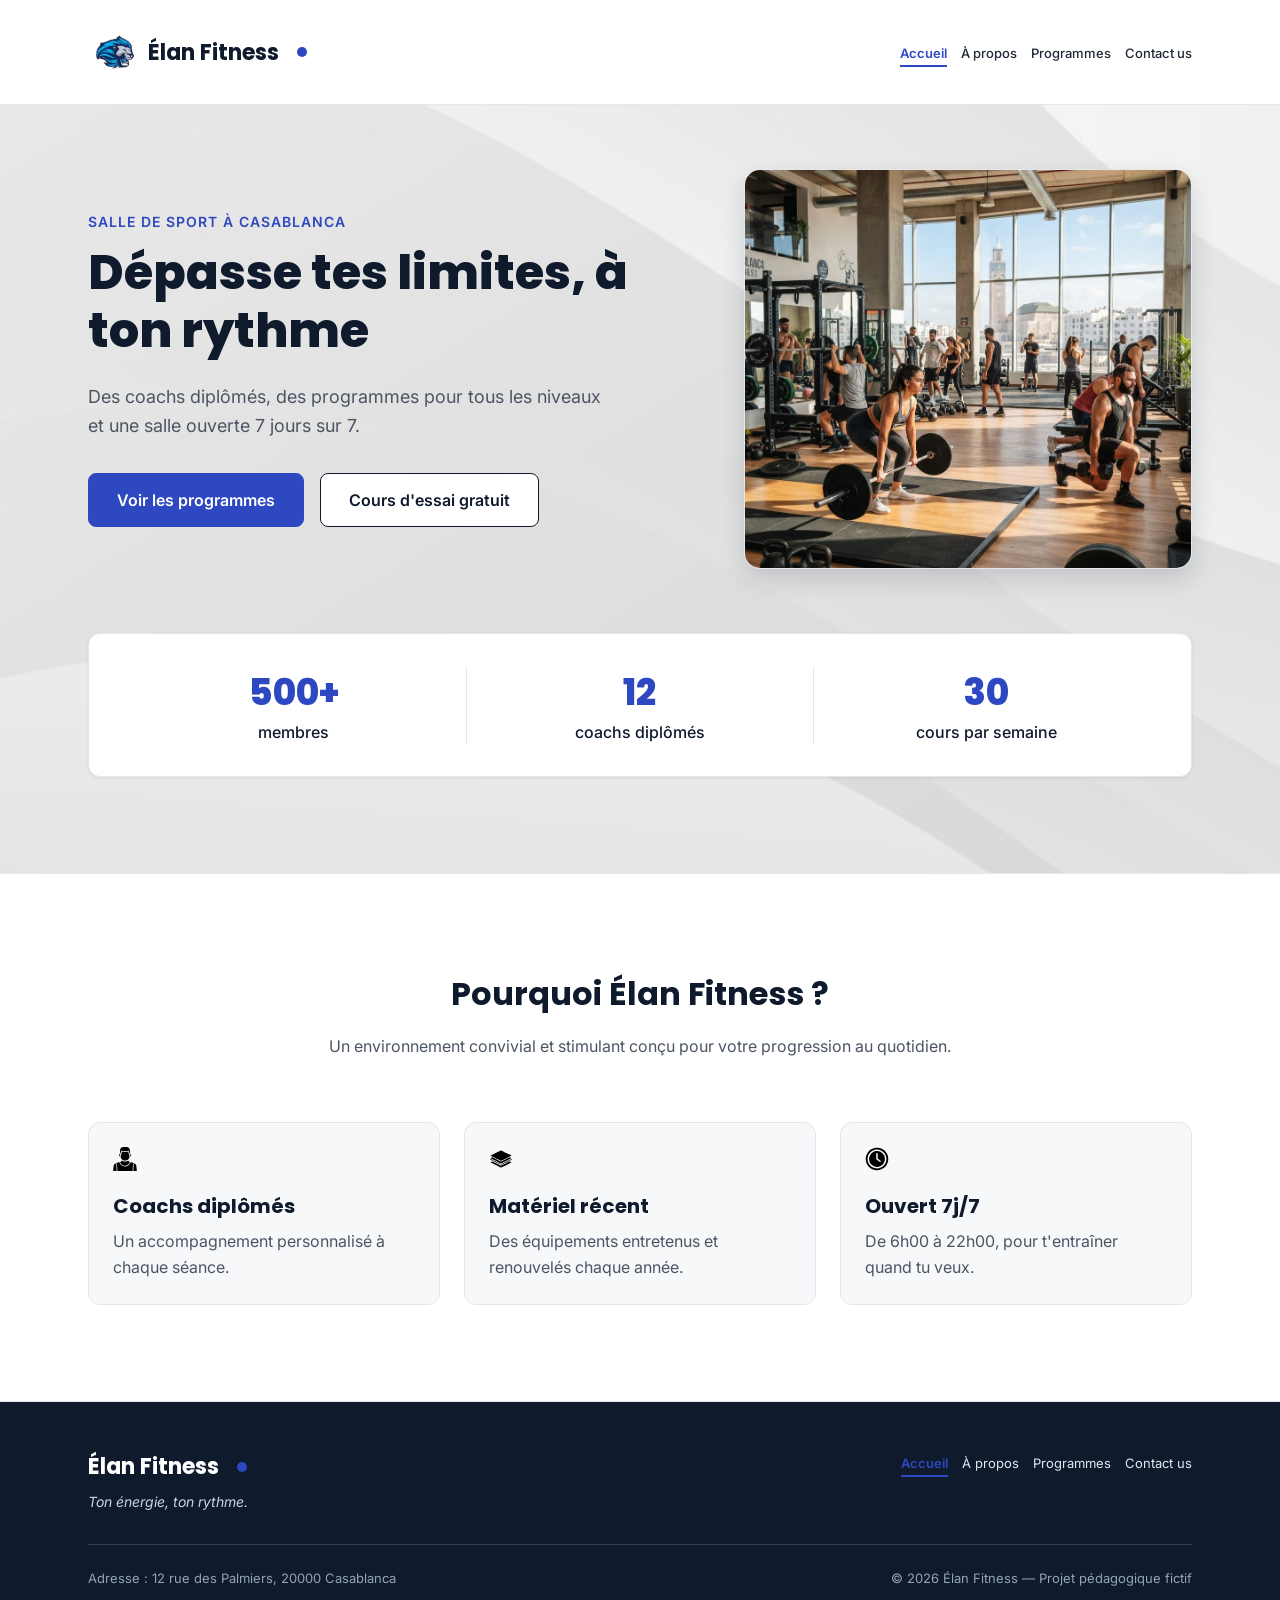
<file: index.html>
<!DOCTYPE html>
<html lang="fr">
<head>
  <meta charset="UTF-8">
  <meta name="viewport" content="width=device-width, initial-scale=1">
  <meta name="description" content="Élan Fitness, salle de sport à Casablanca : musculation, yoga, cardio et boxe fitness avec des coachs diplômés. Réservez votre cours d'essai gratuit.">
  <title>Élan Fitness | Salle de sport à Casablanca</title>

  <link rel="preconnect" href="https://fonts.googleapis.com">
  <link rel="preconnect" href="https://fonts.gstatic.com" crossorigin>
  <link href="https://fonts.googleapis.com/css2?family=Inter:wght@400;500;600&family=Poppins:wght@600;700;800&display=swap" rel="stylesheet">

  <link rel="stylesheet" href="style.css">
</head>

<body>

  <header class="en-tete">
    <div class="conteneur en-tete-contenu">
      <a href="index.html" class="logo"><img src="img/lion-icon.png" alt="Logo Élan Fitness" width="100" height="100">Élan Fitness</a>

      <nav aria-label="Navigation principale">
        <ul class="menu">
         <li><a target="#index" href="index.html" class="lien-actif">Accueil</a></li>
          <li><a target="#a-propos" href="a-propos.html">À propos</a></li>
          <li><a target="#programmes" href="programmes.html">Programmes</a></li>
          <li><a target="#contact" href="contact_us.html">Contact us</a></li>
        </ul>
      </nav>
    </div>
  </header>

   <section id="index" class="hero">
      <div class="conteneur">

        <div class="hero-contenu">
          <div class="hero-texte">
            <p class="sur-titre">Salle de sport à Casablanca</p>
            <h1>Dépasse tes limites, à ton rythme</h1>
            <p class="hero-description">
              Des coachs diplômés, des programmes pour tous les niveaux et une salle ouverte 7 jours sur 7.
            </p>
            <div class="boutons">
              <a href="#programmes" class="bouton bouton-principal">Voir les programmes</a>
              <a href="#contact" class="bouton bouton-secondaire">Cours d'essai gratuit</a>
            </div>
          </div>

          <img class="hero-image" src="img/hero.jpg" alt="Des personnes s'entraînent dans une salle de sport lumineuse à Casablanca">
        </div>

        <div class="chiffres">
          <div class="chiffre">
            <p class="chiffre-nombre">500+</p>
            <p>membres</p>
          </div>
          <div class="chiffre">
            <p class="chiffre-nombre">12</p>
            <p>coachs diplômés</p>
          </div>
          <div class="chiffre">
            <p class="chiffre-nombre">30</p>
            <p>cours par semaine</p>
          </div>
        </div>

      </div>
    </section>

    <section class="section section-blanche">
      <div class="conteneur">

        <div class="section-titre">
          <h2>Pourquoi Élan Fitness ?</h2>
          <p>Un environnement convivial et stimulant conçu pour votre progression au quotidien.</p>
        </div>

        <div class="cartes">
          <article class="carte carte-avantage">
            <div class="icone"><img src="img/icone-coach.svg" alt=""></div>
            <h3>Coachs diplômés</h3>
            <p>Un accompagnement personnalisé à chaque séance.</p>
          </article>

          <article class="carte carte-avantage">
            <div class="icone"><img src="img/icone-materiel.svg" alt=""></div>
            <h3>Matériel récent</h3>
            <p>Des équipements entretenus et renouvelés chaque année.</p>
          </article>

          <article class="carte carte-avantage">
            <div class="icone"><img src="img/icone-horloge.svg" alt=""></div>
            <h3>Ouvert 7j/7</h3>
            <p>De 6h00 à 22h00, pour t'entraîner quand tu veux.</p>
          </article>
        </div>

      </div>
    </section>
     <footer class="pied-de-page">
    <div class="conteneur">

      <div class="pied-haut">
        <div>
          <p class="logo logo-clair">Élan Fitness</p>
          <p class="slogan">Ton énergie, ton rythme.</p>
        </div>

        <nav aria-label="Navigation du pied de page">
          <ul class="menu menu-pied">
           <li><a target="#index" href="index.html" class="lien-actif">Accueil</a></li>
          <li><a target="#a-propos" href="a-propos.html">À propos</a></li>
          <li><a target="#programmes" href="programmes.html">Programmes</a></li>
          <li><a target="#contact" href="contact_us.html">Contact us</a></li>
          </ul>
        </nav>
      </div>

      <div class="pied-bas">
        <p>Adresse : 12 rue des Palmiers, 20000 Casablanca</p>
        <p>&copy; 2026 Élan Fitness — Projet pédagogique fictif</p>
      </div>

    </div>
  </footer>
</file>
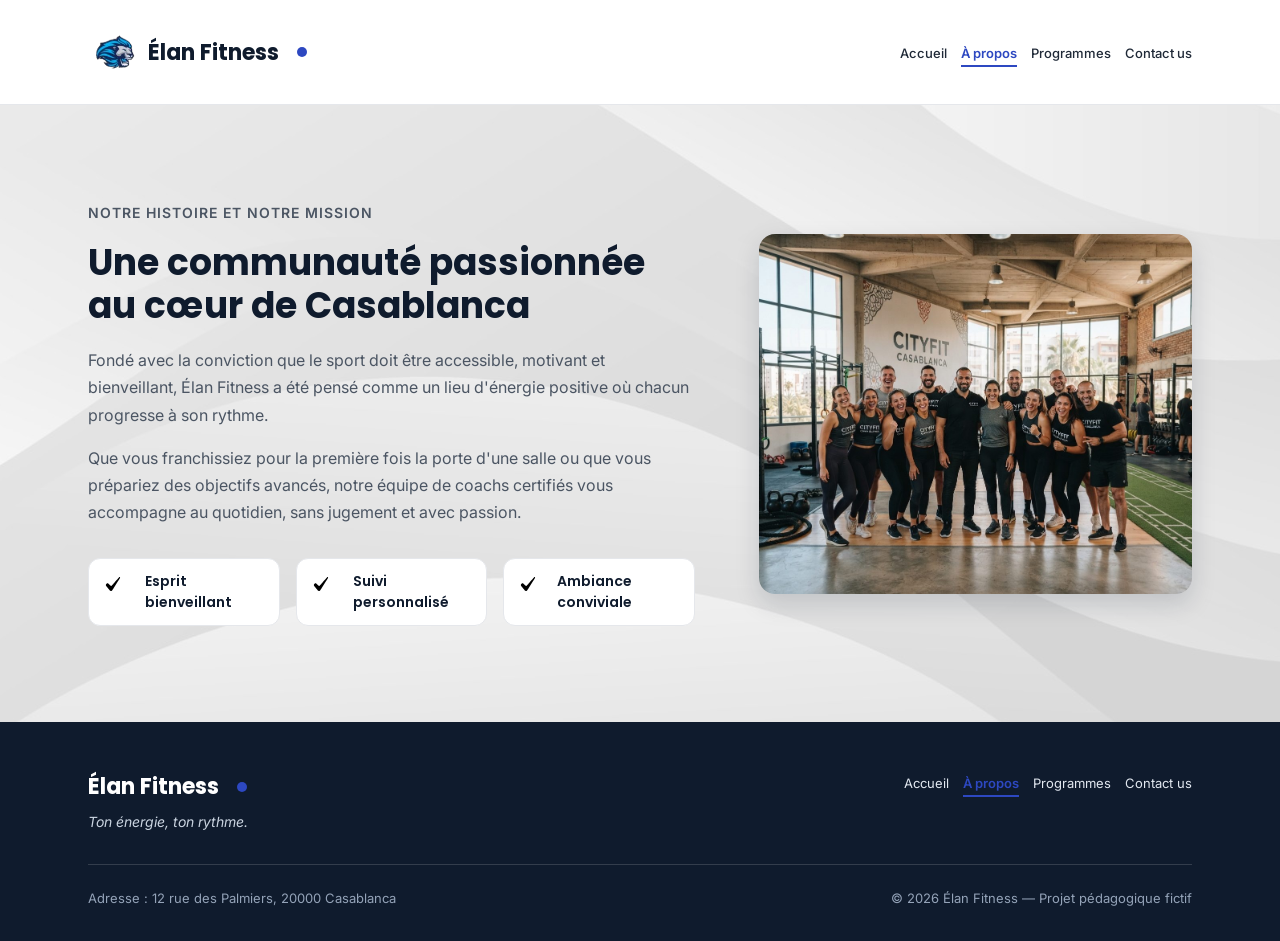
<file: a-propos.html>
<!DOCTYPE html>
<html lang="fr">
<head>
  <meta charset="UTF-8">
  <meta name="viewport" content="width=device-width, initial-scale=1">
  <meta name="description" content="Élan Fitness, salle de sport à Casablanca : musculation, yoga, cardio et boxe fitness avec des coachs diplômés. Réservez votre cours d'essai gratuit.">
  <title>Élan Fitness | Salle de sport à Casablanca</title>

  <link rel="preconnect" href="https://fonts.googleapis.com">
  <link rel="preconnect" href="https://fonts.gstatic.com" crossorigin>
  <link href="https://fonts.googleapis.com/css2?family=Inter:wght@400;500;600&family=Poppins:wght@600;700;800&display=swap" rel="stylesheet">

  <link rel="stylesheet" href="style.css">
</head>

<body>

  <header class="en-tete">
    <div class="conteneur en-tete-contenu">
      <a href="index.html" class="logo"><img src="img/lion-icon.png" alt="Logo Élan Fitness" width="100" height="100">Élan Fitness</a>

      <nav aria-label="igation prNavincipale">
        <ul class="menu">
           <li><a target="#index" href="index.html">Accueil</a></li>
          <li><a target="#a-propos.html" href="a-propos.html" class="lien-actif">À propos</a></li>
          <li><a target="#programmes" href="programmes.html">Programmes</a></li>
          <li><a target="#contact_us" href="contact_us.html">Contact us</a></li>
          
        </ul>
      </nav>
    </div>
  </header>

  <section id="a-propos" class="section">
      <div class="conteneur apropos-contenu">

        <div class="apropos-texte">
          <p class="sur-titre">Notre histoire et notre mission</p>
          <h2>Une communauté passionnée au cœur de Casablanca</h2>
          <p>
            Fondé avec la conviction que le sport doit être accessible, motivant et bienveillant,
            Élan Fitness a été pensé comme un lieu d'énergie positive où chacun progresse à son rythme.
          </p>
          <p>
            Que vous franchissiez pour la première fois la porte d'une salle ou que vous prépariez des
            objectifs avancés, notre équipe de coachs certifiés vous accompagne au quotidien, sans
            jugement et avec passion.
          </p>

          <ul class="valeurs">
            <li class="valeur">
              <div class="icone icone-petite"><img src="img/icone-check.svg" alt=""></div>
              <span>Esprit bienveillant</span>
            </li>
            <li class="valeur">
              <div class="icone icone-petite"><img src="img/icone-check.svg" alt=""></div>
              <span>Suivi personnalisé</span>
            </li>
            <li class="valeur">
              <div class="icone icone-petite"><img src="img/icone-check.svg" alt=""></div>
              <span>Ambiance conviviale</span>
            </li>
          </ul>
        </div>

        <img class="apropos-image" src="img/equipe.jpg" alt="L'équipe de coachs d'Élan Fitness réunie dans la salle">

      </div>
    </section>
     <footer class="pied-de-page">
    <div class="conteneur">

      <div class="pied-haut">
        <div>
          <p class="logo logo-clair">Élan Fitness</p>
          <p class="slogan">Ton énergie, ton rythme.</p>
        </div>

        <nav aria-label="Navigation du pied de page">
          <ul class="menu menu-pied">
            <li><a target="#index" href="index.html">Accueil</a></li>
          <li><a target="#a-propos" href="a-propos.html"  class="lien-actif">À propos</a></li>
          <li><a target="#programmes" href="programmes.html">Programmes</a></li>
          <li><a target="#contact_us" href="contact_us.html">Contact us</a></li>
          </ul>
        </nav>
      </div>

      <div class="pied-bas">
        <p>Adresse : 12 rue des Palmiers, 20000 Casablanca</p>
        <p>&copy; 2026 Élan Fitness — Projet pédagogique fictif</p>
      </div>

    </div>
  </footer>
</file>
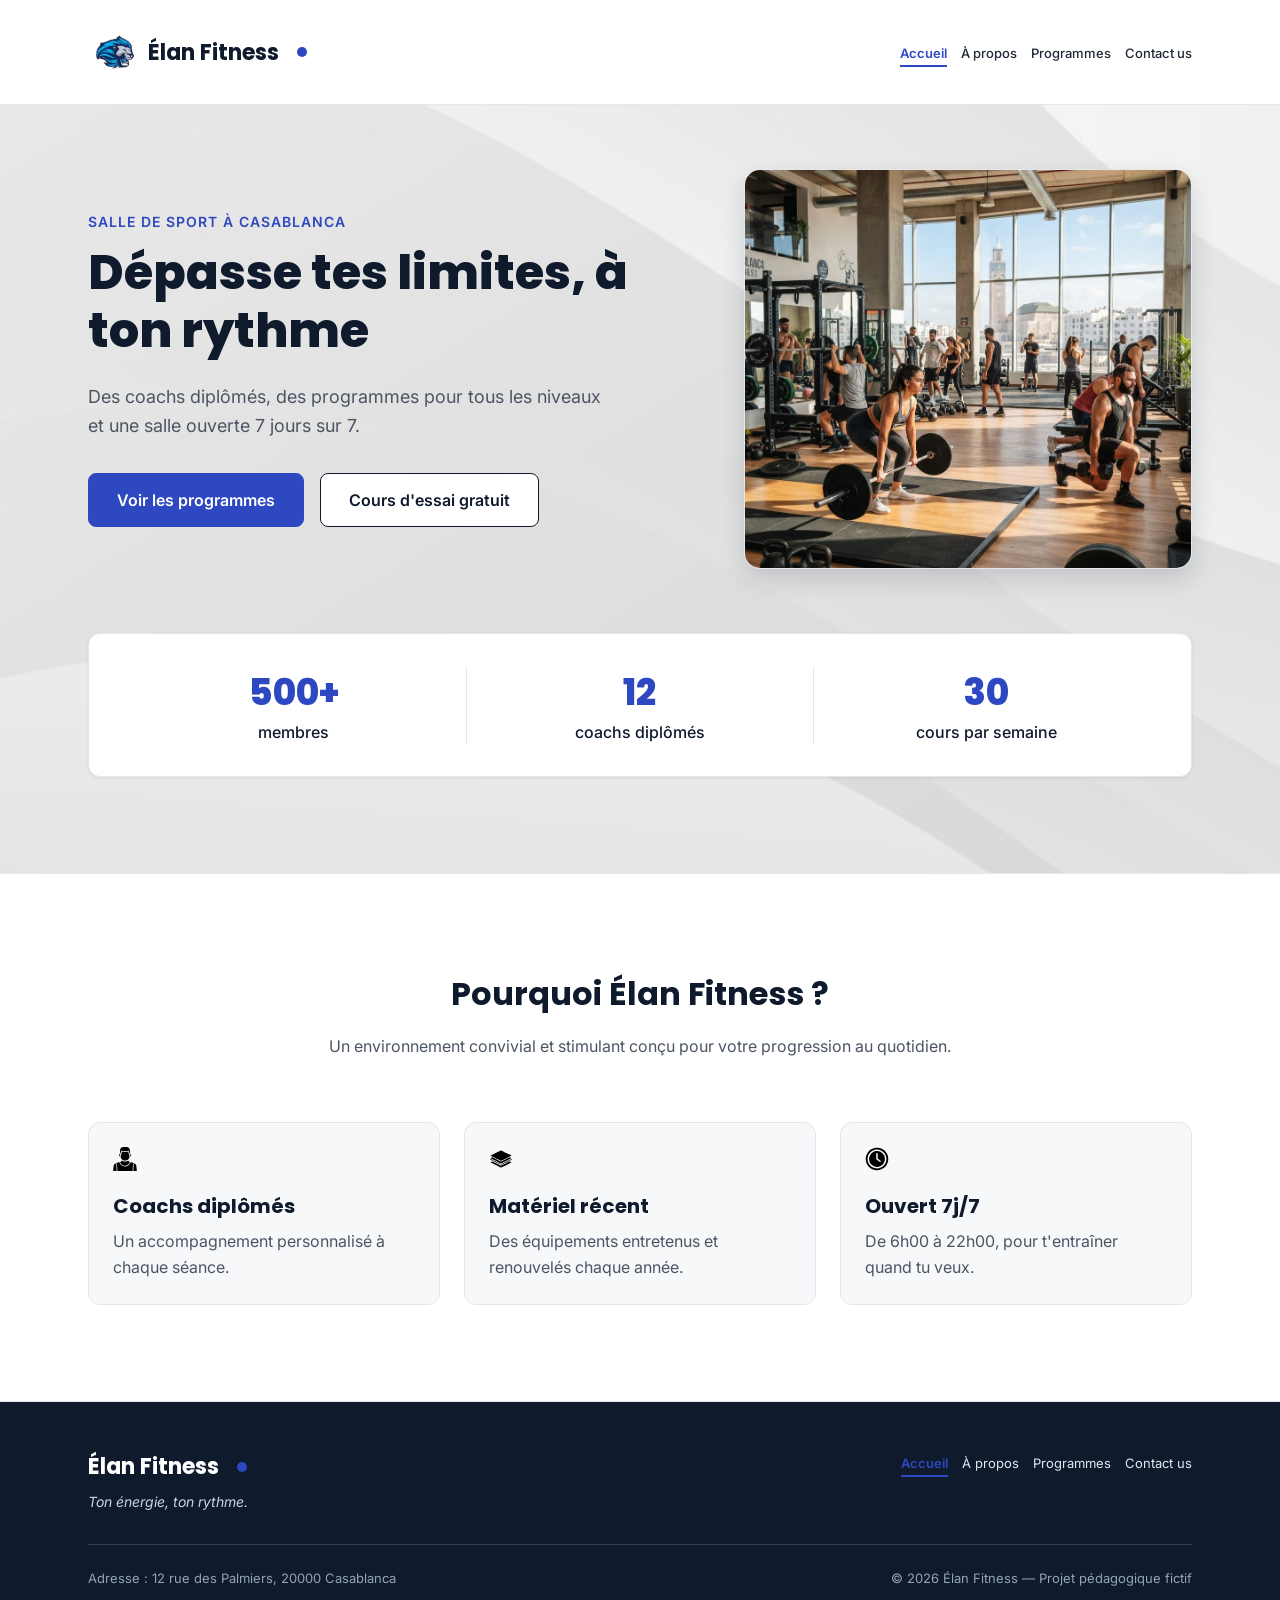
<file: accueil.html>
<!DOCTYPE html>
<html lang="fr">
<head>
  <meta charset="UTF-8">
  <meta name="viewport" content="width=device-width, initial-scale=1">
  <meta name="description" content="Élan Fitness, salle de sport à Casablanca : musculation, yoga, cardio et boxe fitness avec des coachs diplômés. Réservez votre cours d'essai gratuit.">
  <title>Élan Fitness | Salle de sport à Casablanca</title>

  <link rel="preconnect" href="https://fonts.googleapis.com">
  <link rel="preconnect" href="https://fonts.gstatic.com" crossorigin>
  <link href="https://fonts.googleapis.com/css2?family=Inter:wght@400;500;600&family=Poppins:wght@600;700;800&display=swap" rel="stylesheet">

  <link rel="stylesheet" href="style.css">
</head>

<body>

  <header class="en-tete">
    <div class="conteneur en-tete-contenu">
      <a href="#accueil" class="logo"><img src="img/lion-icon.png" alt="Logo Élan Fitness" width="100" height="100">Élan Fitness</a>

      <nav aria-label="Navigation principale">
        <ul class="menu">
         <li><a target="#accueil" href="accueil.html" class="lien-actif">Accueil</a></li>
          <li><a target="#a-propos" href="a-propos.html">À propos</a></li>
          <li><a target="#programmes" href="programmes.html">Programmes</a></li>
          <li><a target="#contact" href="contact_us.html">Contact us</a></li>
        </ul>
      </nav>
    </div>
  </header>

   <section id="accueil" class="hero">
      <div class="conteneur">

        <div class="hero-contenu">
          <div class="hero-texte">
            <p class="sur-titre">Salle de sport à Casablanca</p>
            <h1>Dépasse tes limites, à ton rythme</h1>
            <p class="hero-description">
              Des coachs diplômés, des programmes pour tous les niveaux et une salle ouverte 7 jours sur 7.
            </p>
            <div class="boutons">
              <a href="#programmes" class="bouton bouton-principal">Voir les programmes</a>
              <a href="#contact" class="bouton bouton-secondaire">Cours d'essai gratuit</a>
            </div>
          </div>

          <img class="hero-image" src="img/hero.jpg" alt="Des personnes s'entraînent dans une salle de sport lumineuse à Casablanca">
        </div>

        <div class="chiffres">
          <div class="chiffre">
            <p class="chiffre-nombre">500+</p>
            <p>membres</p>
          </div>
          <div class="chiffre">
            <p class="chiffre-nombre">12</p>
            <p>coachs diplômés</p>
          </div>
          <div class="chiffre">
            <p class="chiffre-nombre">30</p>
            <p>cours par semaine</p>
          </div>
        </div>

      </div>
    </section>

    <section class="section section-blanche">
      <div class="conteneur">

        <div class="section-titre">
          <h2>Pourquoi Élan Fitness ?</h2>
          <p>Un environnement convivial et stimulant conçu pour votre progression au quotidien.</p>
        </div>

        <div class="cartes">
          <article class="carte carte-avantage">
            <div class="icone"><img src="img/icone-coach.svg" alt=""></div>
            <h3>Coachs diplômés</h3>
            <p>Un accompagnement personnalisé à chaque séance.</p>
          </article>

          <article class="carte carte-avantage">
            <div class="icone"><img src="img/icone-materiel.svg" alt=""></div>
            <h3>Matériel récent</h3>
            <p>Des équipements entretenus et renouvelés chaque année.</p>
          </article>

          <article class="carte carte-avantage">
            <div class="icone"><img src="img/icone-horloge.svg" alt=""></div>
            <h3>Ouvert 7j/7</h3>
            <p>De 6h00 à 22h00, pour t'entraîner quand tu veux.</p>
          </article>
        </div>

      </div>
    </section>
     <footer class="pied-de-page">
    <div class="conteneur">

      <div class="pied-haut">
        <div>
          <p class="logo logo-clair">Élan Fitness</p>
          <p class="slogan">Ton énergie, ton rythme.</p>
        </div>

        <nav aria-label="Navigation du pied de page">
          <ul class="menu menu-pied">
            <li><a target="#a-propos" href="accueil.html" class="lien-actif">Accueil</a></li>
          <li><a target="#accueil" href="a-propos.html">À propos</a></li>
          <li><a target="#programmes" href="programmes.html">Programmes</a></li>
          <li><a href="contact_us.html">Contact us</a></li>
          </ul>
        </nav>
      </div>

      <div class="pied-bas">
        <p>Adresse : 12 rue des Palmiers, 20000 Casablanca</p>
        <p>&copy; 2026 Élan Fitness — Projet pédagogique fictif</p>
      </div>

    </div>
  </footer>
</file>
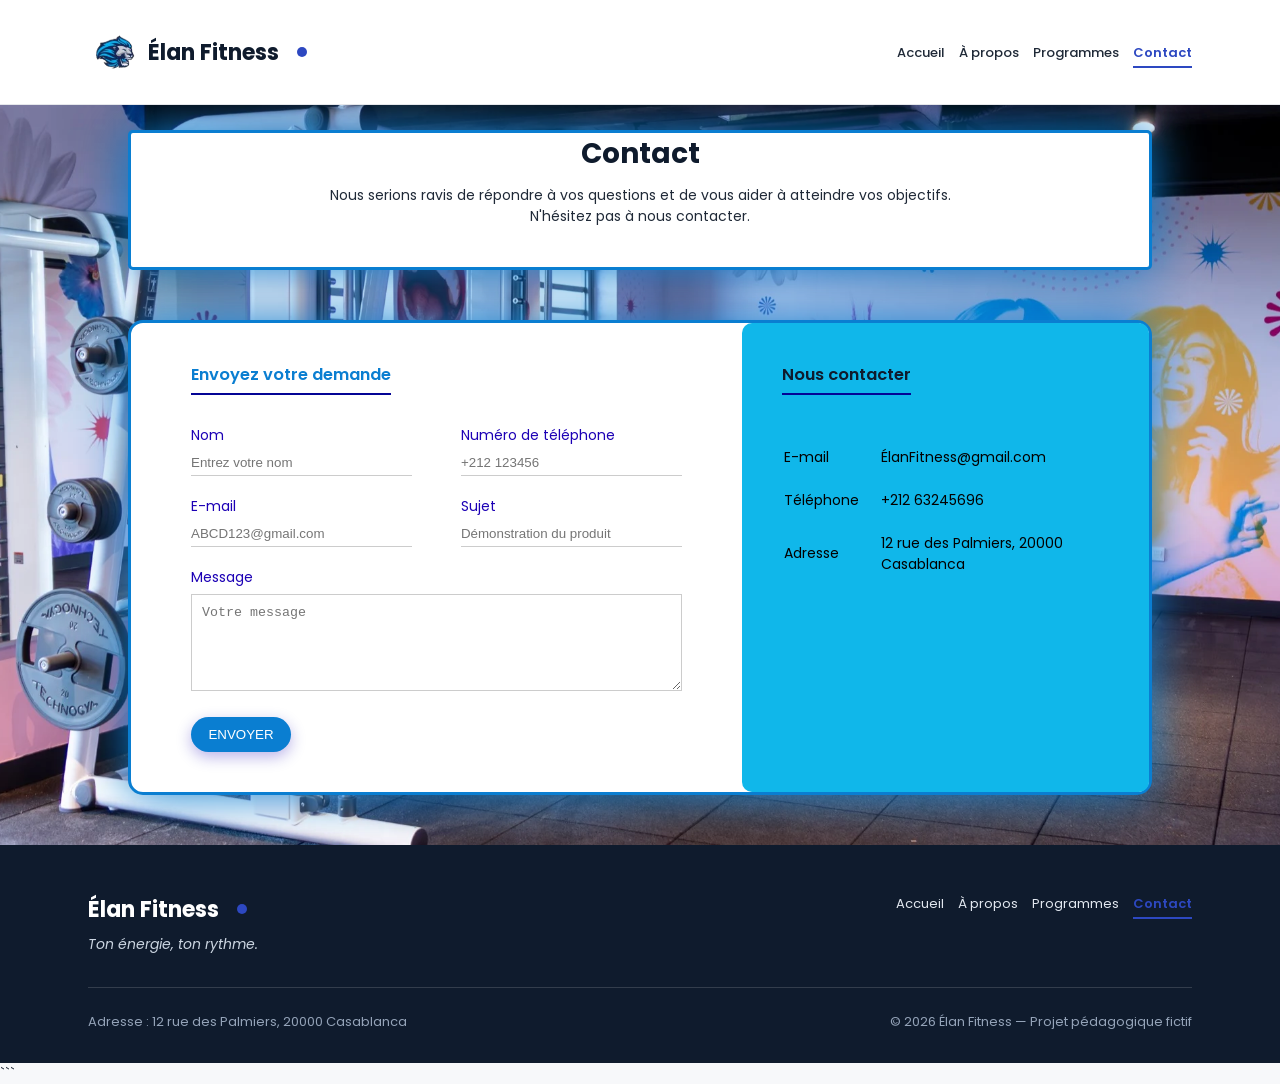
<file: contact_us.html>
<!DOCTYPE html>
<html lang="en">
<head>
  <meta charset="UTF-8">
  <meta name="viewport" content="width=device-width, initial-scale=1">
  <meta name="description" content="Élan Fitness, salle de sport à Casablanca : musculation, yoga, cardio et boxe fitness avec des coachs diplômés. Réservez votre cours d'essai gratuit.">
  <title>Élan Fitness | Salle de sport à Casablanca</title>

  <link rel="preconnect" href="https://fonts.googleapis.com">
  <link rel="preconnect" href="https://fonts.gstatic.com" crossorigin>
  <link href="https://fonts.googleapis.com/css2?family=Inter:wght@400;500;600&family=Poppins:wght@600;700;800&display=swap" rel="stylesheet">

  <link rel="stylesheet" href="style.css">
</head>

<body>

  <header class="en-tete">
    <div class="conteneur en-tete-contenu">
      <a href="#index" class="logo"><img src="img/lion-icon.png" alt="Logo Élan Fitness" width="100" height="100">Élan Fitness</a>

      <nav aria-label="Navigation principale">
        <ul class="menu">
         <li><a target="#index" href="index.html">Accueil</a></li>
          <li><a target="#a-propos" href="a-propos.html">À propos</a></li>
          <li><a target="#programmes" href="programmes.html">Programmes</a></li>
          <li><a target="#contact" href="contact_us.html" class="lien-actif">Contact</a></li>
        </ul>
      </nav>
    </div>
  </header>

<head>
  <meta charset="UTF-8">
  <title>Contact - Élan Fitness</title>
  <link rel="stylesheet" href="style_contact.css">
</head>
<body>
  <div class="container">
    <h1>Contact</h1>
    <p>Nous serions ravis de répondre à vos questions et de vous aider à atteindre vos objectifs.<br>N'hésitez pas à nous contacter.</p>
  </div>
  <div class="container-box">
    <div class="contact-box">
      <div class="contact_left">
        <h3>Envoyez votre demande</h3>
        <form>
          <div class="input-row">
            <div class="input-group">
              <label>Nom</label>
              <input type="text" placeholder="Entrez votre nom ">
            </div>
             <div class="input-group">
              <label>Numéro de téléphone</label>
              <input type="text" placeholder="+212 123456 ">
            </div>
          </div>

          <div class="input-row">       
              <div class="input-group">
              <label>E-mail</label>
              <input type="text" placeholder="ABCD123@gmail.com ">
            </div>
             <div class="input-group">
              <label>Sujet</label>
              <input type="text" placeholder="Démonstration du produit ">
            </div>
          </div>
          <label>Message</label>
          <textarea rows="5"placeholder="Votre message "></textarea>
          <button class="button">ENVOYER</button>
          

        </form>


      </div>
      <div class="contact_right">
        <h3>Nous contacter</h3>
      <table> 
        <tr>
          <td>E-mail</td>
          <td> ÉlanFitness@gmail.com </td>
        </tr>
        <tr>
          <td>Téléphone</td>
          <td>+212 63245696</td>
        </tr>
         <tr>
          <td>Adresse</td>
          <td>12 rue des Palmiers, 20000 Casablanca</td>
        </tr>
      </table>  


      </div>
      
    </div>    
  </div>

  </section>
     <footer class="pied-de-page">
    <div class="conteneur">

      <div class="pied-haut">
        <div>
          <p class="logo logo-clair">Élan Fitness</p>
          <p class="slogan">Ton énergie, ton rythme.</p>
        </div>

        <nav aria-label="Navigation du pied de page">
          <ul class="menu menu-pied">
            <li><a target="#index" href="index.html">Accueil</a></li>
          <li><a target="#a-propos" href="a-propos.html">À propos</a></li>
          <li><a target="#programmes" href="programmes.html">Programmes</a></li>
          <li><a target="#contact" href="contact_us.html" class="lien-actif">Contact</a></li>
          </ul>
        </nav>
      </div>

      <div class="pied-bas">
        <p>Adresse : 12 rue des Palmiers, 20000 Casablanca</p>
        <p>&copy; 2026 Élan Fitness — Projet pédagogique fictif</p>
      </div>

    </div>
  </footer>






</body>
</html>
```
</file>
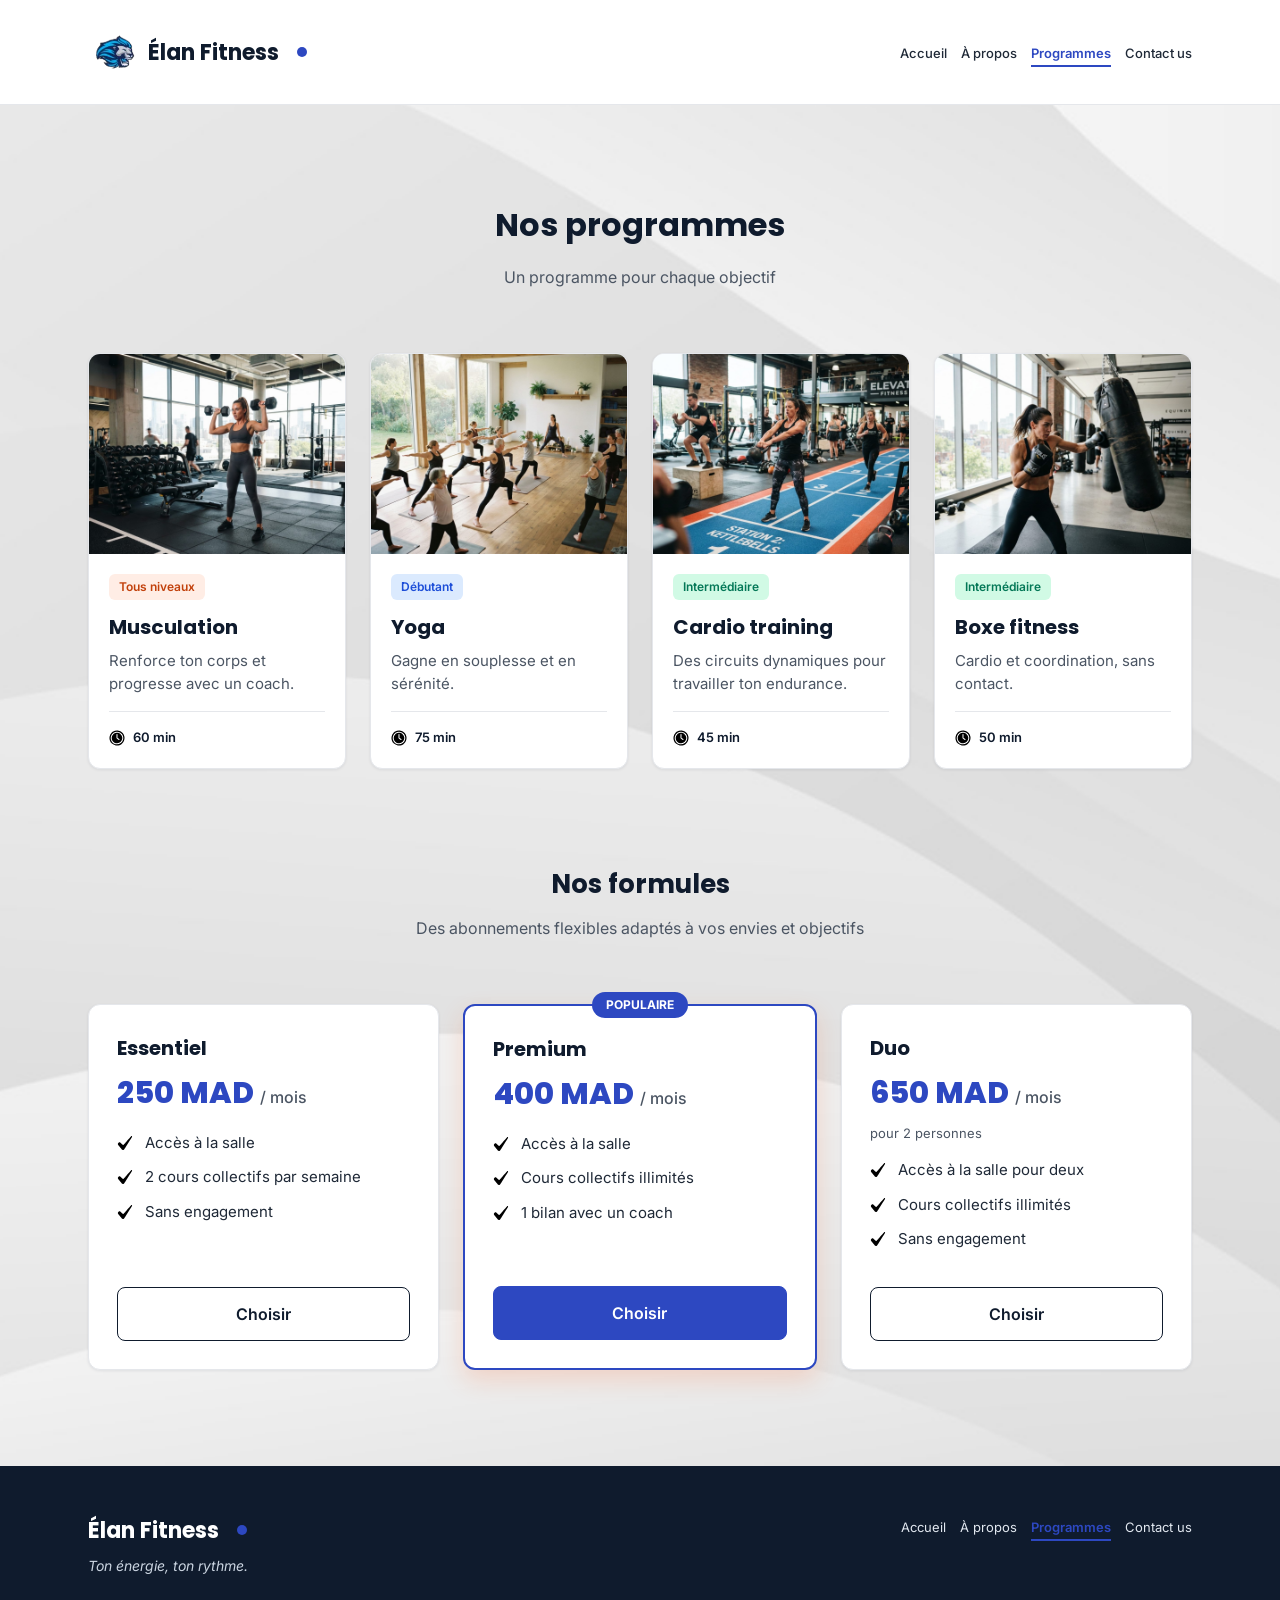
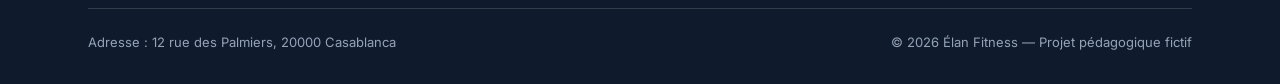
<file: programmes.html>
<!DOCTYPE html>
<html lang="fr">
<head>
  <meta charset="UTF-8">
  <meta name="viewport" content="width=device-width, initial-scale=1">
  <meta name="description" content="Élan Fitness, salle de sport à Casablanca : musculation, yoga, cardio et boxe fitness avec des coachs diplômés. Réservez votre cours d'essai gratuit.">
  <title>Élan Fitness | Salle de sport à Casablanca</title>

  <link rel="preconnect" href="https://fonts.googleapis.com">
  <link rel="preconnect" href="https://fonts.gstatic.com" crossorigin>
  <link href="https://fonts.googleapis.com/css2?family=Inter:wght@400;500;600&family=Poppins:wght@600;700;800&display=swap" rel="stylesheet">

  <link rel="stylesheet" href="style.css">
</head>

<body>

  <header class="en-tete">
    <div class="conteneur en-tete-contenu">
      <a href="#index" class="logo"><img src="img/lion-icon.png" alt="Logo Élan Fitness" width="100" height="100">Élan Fitness</a>

      <nav aria-label="Navigation principale">
        <ul class="menu">
         <li><a target="#a-propos" href="index.html">Accueil</a></li>
          <li><a target="#index" href="a-propos.html">À propos</a></li>
          <li><a target="#programmes" href="programmes.html" class="lien-actif">Programmes</a></li>
          <li><a target="#contact_us" href="contact_us.html">Contact us</a></li>
        </ul>
      </nav>
    </div>
  </header>

      </section>

    <section id="programmes" class="section">
      <div class="conteneur">

        <div class="section-titre">
          <h2>Nos programmes</h2>
          <p>Un programme pour chaque objectif</p>
        </div>

        <div class="cartes">

          <article class="carte carte-programme">
            <img src="img/musculation.jpg" alt="Une sportive soulève des haltères dans l'espace musculation">
            <div class="programme-corps">
              <span class="etiquette etiquette-orange">Tous niveaux</span>
              <h3>Musculation</h3>
              <p>Renforce ton corps et progresse avec un coach.</p>
              <p class="duree"><img src="img/icone-duree.svg" alt="">60 min</p>
            </div>
          </article>

          <article class="carte carte-programme">
            <img src="img/yoga.jpg" alt="Un groupe pratique le yoga sur des tapis dans une salle lumineuse">
            <div class="programme-corps">
              <span class="etiquette etiquette-bleue">Débutant</span>
              <h3>Yoga</h3>
              <p>Gagne en souplesse et en sérénité.</p>
              <p class="duree"><img src="img/icone-duree.svg" alt="">75 min</p>
            </div>
          </article>

          <article class="carte carte-programme">
            <img src="img/cardio.jpg" alt="Des sportifs suivent un circuit de cardio training avec des kettlebells">
            <div class="programme-corps">
              <span class="etiquette etiquette-verte">Intermédiaire</span>
              <h3>Cardio training</h3>
              <p>Des circuits dynamiques pour travailler ton endurance.</p>
              <p class="duree"><img src="img/icone-duree.svg" alt="">45 min</p>
            </div>
          </article>

          <article class="carte carte-programme">
            <img src="img/boxe.jpg" alt="Une sportive frappe un sac de frappe pendant un cours de boxe fitness">
            <div class="programme-corps">
              <span class="etiquette etiquette-verte">Intermédiaire</span>
              <h3>Boxe fitness</h3>
              <p>Cardio et coordination, sans contact.</p>
              <p class="duree"><img src="img/icone-duree.svg" alt="">50 min</p>
            </div>
          </article>

        </div>

        <div class="formules">

          <div class="section-titre">
            <h3>Nos formules</h3>
            <p>Des abonnements flexibles adaptés à vos envies et objectifs</p>
          </div>

          <div class="cartes">

            <article class="carte formule">
              <h4>Essentiel</h4>
              <p class="prix">250 MAD <span>/ mois</span></p>
              <ul class="formule-liste">
                <li>Accès à la salle</li>
                <li>2 cours collectifs par semaine</li>
                <li>Sans engagement</li>
              </ul>
              <a href="#contact" class="bouton bouton-secondaire">Choisir</a>
            </article>

            <article class="carte formule formule-populaire">
              <p class="badge-populaire">Populaire</p>
              <h4>Premium</h4>
              <p class="prix">400 MAD <span>/ mois</span></p>
              <ul class="formule-liste">
                <li>Accès à la salle</li>
                <li>Cours collectifs illimités</li>
                <li>1 bilan avec un coach</li>
              </ul>
              <a href="#contact" class="bouton bouton-principal">Choisir</a>
            </article>

            <article class="carte formule">
              <h4>Duo</h4>
              <p class="prix">650 MAD <span>/ mois</span></p>
              <p class="prix-note">pour 2 personnes</p>
              <ul class="formule-liste">
                <li>Accès à la salle pour deux</li>
                <li>Cours collectifs illimités</li>
                <li>Sans engagement</li>
              </ul>
              <a href="#contact" class="bouton bouton-secondaire">Choisir</a>
            </article>

          </div>
        </div>

      </div>
    </section>
     <footer class="pied-de-page">
    <div class="conteneur">

      <div class="pied-haut">
        <div>
          <p class="logo logo-clair">Élan Fitness</p>
          <p class="slogan">Ton énergie, ton rythme.</p>
        </div>

        <nav aria-label="Navigation du pied de page">
          <ul class="menu menu-pied">
            <li><a target="#index" href="index.html">Accueil</a></li>
          <li><a target="#index" href="a-propos.html">À propos</a></li>
          <li><a target="#programmes" href="programmes.html" class="lien-actif">Programmes</a></li>
          <li><a target="#contact_us" href="contact_us.html">Contact us</a></li>
        </nav>
      </div>

      <div class="pied-bas">
        <p>Adresse : 12 rue des Palmiers, 20000 Casablanca</p>
        <p>&copy; 2026 Élan Fitness — Projet pédagogique fictif</p>
      </div>

    </div>
  </footer>
</file>
<file: style.css>
* {
  box-sizing: border-box;
  margin: 0;
  padding: 0;
}

html {
  scroll-behavior: smooth;
}

body {
  background-image: url(img/vecteezy_transform-your-designs-with-stunning-gradient-wave_48206956.jpg);
  background-size: cover;
  background-position: center;
  min-height: 100vh;
  margin: 0;
  font-family: 'Inter', Arial, sans-serif;
  font-size: 16px;
  line-height: 1.5;
  color: #1F2937;
  background-color: #F7F8FA;
}

h1, h2, h3, h4 {
  font-family: 'Poppins', Arial, sans-serif;
  color: #0F1B2D;
}

a {
  color: inherit;
  text-decoration: none;
}

ul {
  list-style: none;
}

img {
  display: block;
  max-width: 100%;
}

a:focus-visible,
button:focus-visible {
  outline: 3px solid #2d48c1;
  outline-offset: 2px;
}

.conteneur {
  width: 100%;
  max-width: 1200px;
  margin: 0 auto;
  padding: 0 24px;
}

.section {
  padding: 96px 0;
}

.section-blanche {
  background-color: #FFFFFF;
  border-top: 1px solid #E5E7EB;
  border-bottom: 1px solid #E5E7EB;
}

.section-titre {
  max-width: 640px;
  margin: 0 auto 64px;
  text-align: center;
}

.section-titre h2 {
  font-size: 32px;
  margin-bottom: 16px;
}

.section-titre h3 {
  font-size: 26px;
  margin-bottom: 12px;
}

.section-titre p {
  color: #4B5563;
}

.sur-titre {
  font-size: 14px;
  font-weight: 600;
  color: #2d48c1;
  text-transform: uppercase;
  letter-spacing: 1px;
  margin-bottom: 12px;
}

.bouton {
  display: inline-block;
  padding: 14px 28px;
  border-radius: 8px;
  font-size: 16px;
  font-weight: 600;
  text-align: center;
  cursor: pointer;
}

.bouton-principal {
  background-color: #2d48c1;
  border: 1px solid #2d48c1;
  color: #FFFFFF;
}

.bouton-principal:hover {
  background-color: #2d48c1;
  scale: 1.05;
}

.bouton-secondaire {
  background-color: #FFFFFF;
  border: 1px solid #0F1B2D;
  color: #0F1B2D;
}

.bouton-secondaire:hover {
  background-color: #F3F4F6;
  scale: 1.05;
}

.cartes {
  display: flex;
  gap: 24px;
}

.carte {
  flex: 1;
  background-color: #FFFFFF;
  border: 1px solid #E5E7EB;
  border-radius: 12px;
  box-shadow: 0 1px 3px rgba(15, 27, 45, 0.08);
}

.carte:hover {
   background-color: #F3F4F6;
  scale: 1.05;
}


article.carte.carte-programme

.icone {
  width: 48px;
  height: 48px;
  background-color: #FFF0EA;
  border-radius: 8px;
  display: flex;
  align-items: center;
  justify-content: center;
}

.icone img {
  width: 24px;
  height: 24px;
}

.icone-petite {
  width: 32px;
  height: 32px;
  border-radius: 50%;
}

.icone-petite img {
  width: 16px;
  height: 16px;
}

.en-tete {
  position: sticky;
  top: 0;
  z-index: 10;
  background-color: #FFFFFF;
  border-bottom: 1px solid #E5E7EB;
}

.en-tete-contenu {
  height: 80px;
  display: flex;
  align-items: center;
  justify-content: space-between;
}

.logo {
  display: flex;
  align-items: center;
  font-family: 'Poppins', Arial, sans-serif;
  font-size: 24px;
  font-weight: 700;
  color: #0F1B2D;
}

.logo::after {
  content: "";
  width: 10px;
  height: 10px;
  margin-left: 8px;
  background-color: #2d48c1;
  border-radius: 50%;
}

.menu {
  display: flex;
  gap: 32px;
}

.menu a {
  font-weight: 500;
  padding-bottom: 4px;
  border-bottom: 2px solid transparent;
}

.menu a:hover {
  color: #2d48c1;
}

.menu .lien-actif {
  color: #2d48c1;
  font-weight: 600;
  border-bottom-color: #2d48c1;
}

.hero {
  padding: 64px 0 96px;
}

.hero-contenu {
  display: flex;
  align-items: center;
  gap: 32px;
}

.hero-texte {
  flex: 7;
}

.hero-texte h1 {
  font-size: 48px;
  font-weight: 800;
  line-height: 1.2;
  margin-bottom: 24px;
}

.hero-description {
  max-width: 520px;
  font-size: 18px;
  line-height: 1.6;
  color: #4B5563;
  margin-bottom: 32px;
}

.boutons {
  display: flex;
  flex-wrap: wrap;
  gap: 16px;
}


.hero-image {
  flex: 5;
  min-width: 0;
  height: 400px;
  object-fit: cover;
  border-radius: 16px;
  border: 1px solid #E5E7EB;
  box-shadow: 0 10px 25px rgba(15, 27, 45, 0.15);
}

.chiffres {
  display: flex;
  margin-top: 64px;
  padding: 32px;
  background-color: #FFFFFF;
  border: 1px solid #E5E7EB;
  border-radius: 12px;
  box-shadow: 0 1px 3px rgba(15, 27, 45, 0.08);
}

.chiffre {
  flex: 1;
  text-align: center;
  font-weight: 500;
  color: #0F1B2D;
}

.chiffre + .chiffre {
  border-left: 1px solid #E5E7EB;
}

.chiffre-nombre {
  font-family: 'Poppins', Arial, sans-serif;
  font-size: 36px;
  font-weight: 800;
  color: #2d48c1;
}

.carte-avantage {
  padding: 24px;
  background-color: #F7F8FA;
  box-shadow: none;
}

.carte-avantage .icone {
  margin-bottom: 20px;
}

.carte-avantage h3 {
  font-size: 20px;
  margin-bottom: 8px;
}

.carte-avantage p {
  color: #4B5563;
  line-height: 1.6;
}

.apropos-contenu {
  display: flex;
  align-items: center;
  gap: 64px;
}

.apropos-texte {
  flex: 7;
}

.apropos-texte h2 {
  font-size: 36px;
  line-height: 1.2;
  margin-bottom: 20px;
}

.apropos-texte p {
  color: #4B5563;
  line-height: 1.7;
  margin-bottom: 16px;
}

.valeurs {
  display: flex;
  gap: 16px;
  margin-top: 32px;
}

.valeur {
  flex: 1;
  display: flex;
  align-items: center;
  gap: 12px;
  padding: 12px 16px;
  background-color: #FFFFFF;
  border: 1px solid #E5E7EB;
  border-radius: 12px;
  font-family: 'Poppins', Arial, sans-serif;
  font-size: 14px;
  font-weight: 600;
  color: #0F1B2D;
}

.apropos-image {
  flex: 5;
  min-width: 0;
  height: 360px;
  object-fit: cover;
  border-radius: 16px;
  box-shadow: 0 10px 25px rgba(15, 27, 45, 0.15);
}

.carte-programme {
  display: flex;
  flex-direction: column;
  overflow: hidden;
}

.carte-programme > img {
  width: 100%;
  height: 200px;
  object-fit: cover;
}

.programme-corps {
  flex: 1;
  display: flex;
  flex-direction: column;
  padding: 20px;
}

.programme-corps h3 {
  font-size: 20px;
  margin-bottom: 8px;
}

.programme-corps p {
  font-size: 15px;
  color: #4B5563;
}

.etiquette {
  align-self: flex-start;
  padding: 4px 10px;
  margin-bottom: 12px;
  border-radius: 6px;
  font-size: 12px;
  font-weight: 600;
}

.etiquette-orange {
  background-color: #FFEDE5;
  color: #C2410C;
}

.etiquette-bleue {
  background-color: #DBEAFE;
  color: #1D4ED8;
}

.etiquette-verte {
  background-color: #D1FAE5;
  color: #047857;
}

.programme-corps .duree {
  display: flex;
  align-items: center;
  gap: 8px;
  margin-top: auto;
  padding-top: 16px;
  border-top: 1px solid #E5E7EB;
  font-size: 13px;
  font-weight: 600;
  color: #0F1B2D;
}

.programme-corps h3 + p {
  margin-bottom: 16px;
}

.duree img {
  width: 16px;
  height: 16px;
}

.formules {
  margin-top: 96px;
}

.formule {
  position: relative;
  display: flex;
  flex-direction: column;
  padding: 28px;
}

.formule h4 {
  font-size: 20px;
}

.prix {
  margin: 8px 0 16px;
  font-family: 'Poppins', Arial, sans-serif;
  font-size: 30px;
  font-weight: 800;
  color: #2d48c1;
}

.prix span {
  font-family: 'Inter', Arial, sans-serif;
  font-size: 16px;
  font-weight: 500;
  color: #4B5563;
}

.prix-note {
  margin: -8px 0 16px;
  font-size: 13px;
  color: #4B5563;
}

.formule-liste {
  flex: 1;
  margin-bottom: 24px;
}

.formule-liste li {
  padding-left: 28px;
  margin-bottom: 12px;
  font-size: 15px;
  background-image: url('img/icone-check.svg');
  background-repeat: no-repeat;
  background-position: left center;
  background-size: 16px;
}

.formule .bouton {
  display: block;
}

.formule-populaire {
  border: 2px solid #2d48c1;
  box-shadow: 0 10px 25px rgba(255, 107, 44, 0.2);
}

.badge-populaire {
  position: absolute;
  top: -14px;
  left: 50%;
  transform: translateX(-50%);
  padding: 4px 14px;
  background-color: #2d48c1;
  border-radius: 999px;
  font-size: 12px;
  font-weight: 700;
  text-transform: uppercase;
  color: #FFFFFF;
}

.pied-de-page {
  padding: 48px 0 32px;
  background-color: #0F1B2D;
  color: #FFFFFF;
}

.pied-haut {
  display: flex;
  justify-content: space-between;
  align-items: flex-start;
  padding-bottom: 32px;
  border-bottom: 1px solid rgba(255, 255, 255, 0.15);
}

.logo-clair {
  color: #FFFFFF;
}

.slogan {
  margin-top: 8px;
  font-size: 14px;
  font-style: italic;
  color: #CBD5E1;
}

.menu-pied {
  gap: 24px;
}

.menu-pied a {
  font-size: 14px;
  font-weight: 400;
  color: #E2E8F0;
}

.pied-bas {
  display: flex;
  justify-content: space-between;
  margin-top: 24px;
  font-size: 13px;
  color: #94A3B8;
}

@media only screen and (max-width: 800px) {
  .container {
    width: 90%;
  }

  .contact-box {
    flex-direction: column;
  }

  .contact-left, 
  .contact-right {
    width: 100%;
  }
}


@media (max-width: 992px) {
  .hero-contenu,
  .apropos-contenu,
  .cartes,
  .valeurs {
    flex-direction: column;
    gap: 24px;
  }
}

@media screen and (min-width: 480px) and (max-width: 768px) {
.container {
    background-color: lightgreen;
  }
}
/* Header */
.en-tete {
width: 100%;
padding: 12px 0;
box-sizing: border-box;
}

.conteneur {
width: 90%;
max-width: 1200px;
margin: 0 auto;
}

.en-tete-contenu {
display: flex;
justify-content: space-between;
align-items: center;
gap: 20px;
}

/* Logo */
.logo {
display: flex;
align-items: center;
gap: 10px;
text-decoration: none;
font-size: 24px;
font-weight: bold;
white-space: nowrap;
}

.logo img {
width: 65px;
height: 65px;
object-fit: contain;
}


.menu {
display: flex;
align-items: center;
justify-content: center;
flex-wrap: wrap;
gap: 25px;
list-style: none;
margin: 0;
padding: 0;
}

.menu a {
text-decoration: none;
font-size: 16px;
}

/* Tablettes et téléphones */
@media (max-width: 768px) {
.en-tete-contenu {
flex-direction: column;
gap: 15px;
}
}

.logo {
    font-size: 22px;
}

.logo img {
    width: 50px;
    height: 50px;
}

.menu {
    gap: 12px 18px;
}

.menu a {
    font-size: 14px;
}


@media (max-width: 400px) {
.conteneur {
width: 95%;
}
}

.menu {
    gap: 10px 14px;
}

.menu a {
    font-size: 13px;
}
</file>
<file: style_contact.css>
*{
    margin: 0;
    padding: 0;
}
body {
    background-image: url(img/1752824699534-photo-49.webp);
    background-size: cover;
    background-position: center;
    background-repeat: no-repeat;
    height: 100vh;
    font-size: 14px;
    font-family: 'poppins', sans-serif;
}
.container {
    width: 80%;
    margin: 25px auto;
    border-style: solid;
    border-color: #0a7ed1;
    background: #fff;
    border-radius: 5px;
    text-align:center;
    box-shadow: 0 0px 50px #0a7ed1;
}
.contact-box{
    background: #fff;
    display: flex;
    border-radius: 15px;
    border-style: solid;
    border-color: #0a7ed1;
    box-shadow: 0 0px 50px #0a7ed1;

}
.container-box{
     width: 80%;
    margin: 50px auto;
    
}
.contact_left{
    flex-basis: 60%;
    padding: 40px 60px;
}
.contact_right{
    flex-basis: 40%;
    padding: 40px;
    background: #10b7ea;
    color: #030000;
    border-radius: 10px;
   
}
h1{
    margin-bottom: 10px;
}
.container p{
    margin-bottom: 40px;
    
}
.input-row{
    display: flex;
    justify-content: space-between;
    margin-bottom: 20px;

}
.input-row .input-group{
    flex-basis: 45%;
}
input{
    width: 100%;
    border: none;
    border-bottom: 1px solid #ccc;
    outline: none;
    padding-bottom: 5px;

}
textarea{
    width: 100%;
    border: 1px solid #ccc;
    outline: 10px;
    padding: 10px;
    box-sizing: border-box;

}
label{
    margin-bottom: 6px;
    display: block;
    color: #1c00b5;

}
button{
    background: #0a7ed1;
    width: 100px;
    border: none;
    outline: none;
    color: #fff;
    height: 35px;
    border-radius: 30px;
    margin-top: 20px;
    transform: transform 0.2S ease;
    box-shadow: 0px 5px 15px 0px rgb(28,0,181,0.3);
}
.button:active {
    transform: scale(0.96);
    
}
button:hover {
    transform: translateY(-3px) scale(1.05);
}
.contact_left h3{
    color: #0a7ed1;
    font-weight: 600;
    margin-bottom: 30px;
    display: inline-block;
    border-bottom: 2px solid rgb(4, 4, 149);
    padding-bottom: 5px;
}
.contact_right h3{
    font-weight: 600;
    margin-bottom: 30px;
    display: inline-block;
    border-bottom: 2px solid rgb(4, 4, 149);
    padding-bottom: 5px;
}

tr td:first-child{
    padding-right: 20px;
}
tr td{
    padding-top: 20px;
}

@media only screen and (max-width: 800px) {
  .container {
    width: 90%;
  }

  .contact-box {
    flex-direction: column;
  }

  .contact-left, 
  .contact-right {
    width: 100%;
  }
}


@media (max-width: 992px) {
  .hero-contenu,
  .apropos-contenu,
  .cartes,
  .valeurs {
    flex-direction: column;
    gap: 24px;
  }
}

@media screen and (min-width: 480px) and (max-width: 768px) {
.container {
    background-color: lightgreen;
  }
}

.menu {
display: flex;
align-items: center;
justify-content: center;
flex-wrap: wrap;
gap: 25px;
list-style: none;
margin: 0;
padding: 0;
}

.menu a {
text-decoration: none;
font-size: 16px;
}


@media (max-width: 768px) {
.en-tete-contenu {
flex-direction: column;
gap: 15px;
}
}

.logo {
    font-size: 22px;
}

.logo img {
    width: 50px;
    height: 50px;
}

.menu {
    gap: 12px 18px;
}

.menu a {
    font-size: 14px;
}



@media (max-width: 400px) {
.conteneur {
width: 95%;
}
}

.menu {
    gap: 10px 14px;
}

.menu a {
    font-size: 13px;
}
</file>
